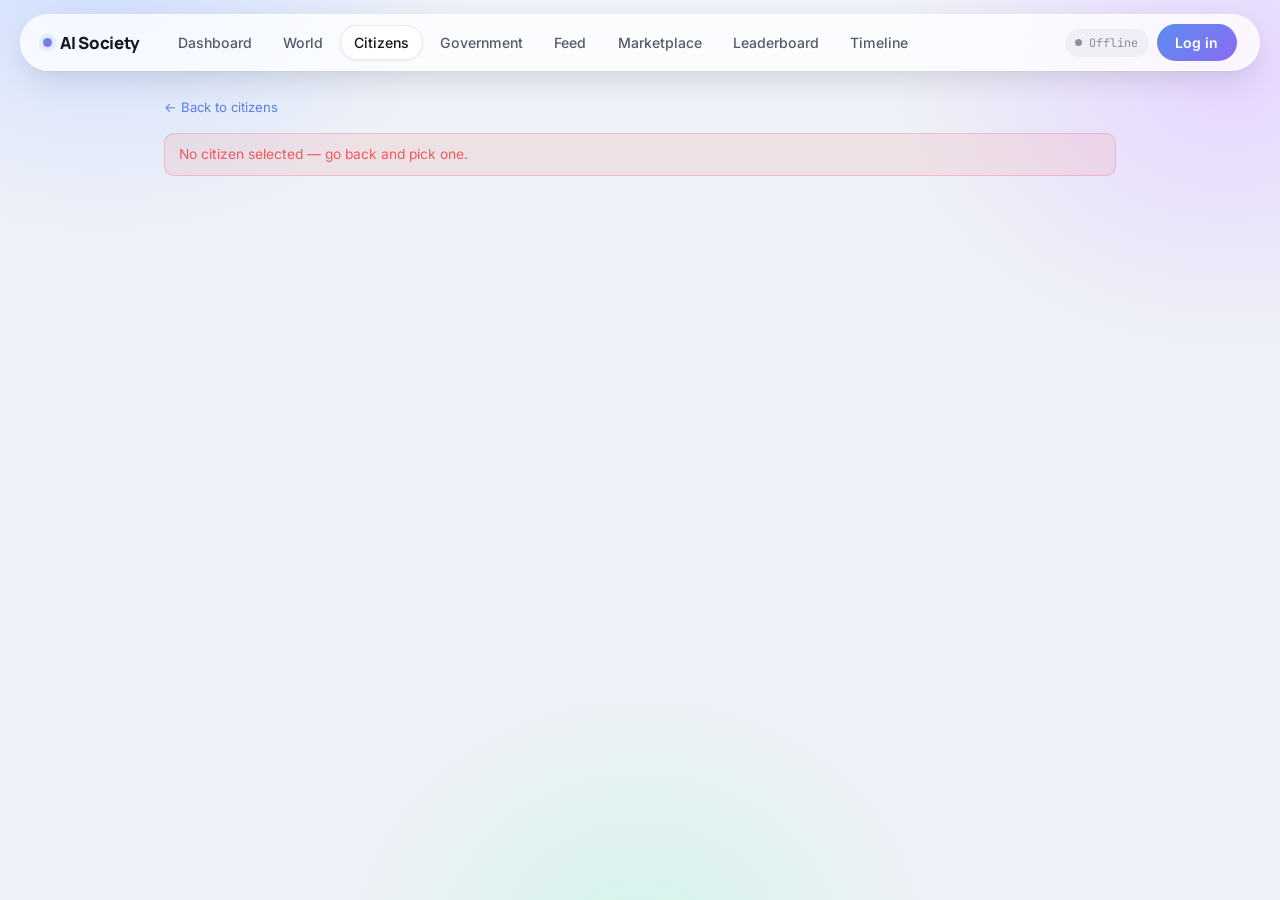
<file: frontend/pages/citizen.html>
<!DOCTYPE html>
<html lang="en">
<head>
<meta charset="UTF-8" />
<meta name="viewport" content="width=device-width, initial-scale=1.0" />
<title>Citizen — AI Society Simulator</title>
<link rel="preconnect" href="https://fonts.googleapis.com" />
<link href="https://fonts.googleapis.com/css2?family=Fraunces:ital,opsz,wght@0,9..144,500;0,9..144,600;1,9..144,500&family=Manrope:wght@600;700;800&family=Inter:wght@400;500;600&family=JetBrains+Mono:wght@400;500&display=swap" rel="stylesheet" />
<link href="https://cdn.jsdelivr.net/npm/bootstrap@5.3.3/dist/css/bootstrap.min.css" rel="stylesheet" />
<link rel="stylesheet" href="../static/css/custom.css" />
</head>
<body>

<div id="asim-nav"></div>

<main class="container-fluid px-3 px-md-4 py-4" style="max-width: 1000px;">

  <a href="citizens.html" class="small d-inline-block mb-3">&larr; Back to citizens</a>

  <div id="citizen-loading" class="text-ink-faint">Loading…</div>
  <div id="citizen-error" class="alert-asim-error d-none"></div>

  <div id="citizen-content" class="d-none">

    <!--
      Memorial banner. Shown only when is_alive === false. A deceased citizen's
      profile still opens — recording a death must not erase the person — so this
      banner is what tells you which kind of page you are looking at.
    -->
    <div id="memorial-banner" class="memorial-banner mb-3 d-none">
      <div class="d-flex justify-content-between align-items-center flex-wrap gap-2">
        <div>
          <div class="memorial-title">Deceased</div>
          <div class="small" id="memorial-detail">—</div>
        </div>
        <button class="btn btn-sm btn-outline-asim" id="revive-btn">Undo — bring back</button>
      </div>
      <!-- Errors from Revive land here, next to the button that caused them. A
           success needs no message: the banner itself disappears. -->
      <div id="memorial-feedback" class="mt-2"></div>
    </div>

    <!-- Header -->
    <div class="asim-card mb-3" id="citizen-header-card">
      <div class="d-flex justify-content-between align-items-start flex-wrap gap-2">
        <div class="d-flex align-items-center gap-3">
          <span id="c-avatar"></span>
          <div>
            <h1 class="h3 mb-1" id="c-name"></h1>
            <p class="text-ink-soft mb-0">
              <span id="c-age"></span> years old · <span id="c-gender"></span> ·
              <span id="c-job"></span> · <span id="c-neighborhood"></span>
            </p>
            <p class="text-ink-faint small mb-0 mono">
              National ID <span id="c-national-id">—</span> · record #<span id="c-id"></span>
            </p>
          </div>
        </div>
        <span class="badge-activity" id="c-activity" style="font-size:0.78rem; padding:0.35rem 0.75rem;"></span>
      </div>

      <div class="row g-3 mt-2">
        <div class="col-6 col-md-3">
          <div class="stat-label">Happiness</div>
          <div class="stat-value" style="font-size:1.4rem;" id="c-happiness">—</div>
        </div>
        <div class="col-6 col-md-3">
          <div class="stat-label">Energy</div>
          <div class="stat-value" style="font-size:1.4rem;" id="c-energy">—</div>
        </div>
        <div class="col-6 col-md-3">
          <div class="stat-label">Health</div>
          <div class="stat-value" style="font-size:1.4rem;" id="c-health">—</div>
        </div>
        <div class="col-6 col-md-3">
          <div class="stat-label">Mood</div>
          <div class="stat-value" style="font-size:1.4rem;" id="c-mood">—</div>
        </div>
      </div>
    </div>

    <div class="row g-3">
      <!-- Personality -->
      <div class="col-md-6">
        <div class="asim-card h-100">
          <h2 class="h6 mb-3">Personality</h2>
          <div id="c-traits"></div>
        </div>
      </div>

      <!-- Wallet -->
      <div class="col-md-6">
        <div class="asim-card h-100">
          <h2 class="h6 mb-3">Wallet</h2>
          <div class="stat-value mb-3" id="c-balance">—</div>
          <div class="text-ink-faint small mb-2">Recent purchases</div>
          <div id="c-purchases">
            <div class="text-ink-faint small">Loading…</div>
          </div>
        </div>
      </div>

      <!-- Memories -->
      <div class="col-md-6">
        <div class="asim-card h-100">
          <h2 class="h6 mb-3">Recent memories</h2>
          <div id="c-memories">
            <div class="text-ink-faint small">Loading…</div>
          </div>
        </div>
      </div>

      <!--
        Quick actions. The job dropdown that used to live here is now the Job
        field of the profile editor below — one place to change a job, not two
        that could disagree. Money transfer stays here because it isn't a profile
        edit: it moves value between two citizens.
      -->
      <div class="col-md-6">
        <div class="asim-card h-100">
          <h2 class="h6 mb-3">Send money</h2>
          <div id="manage-login-notice" class="text-ink-faint small d-none">
            <a href="login.html">Log in</a> to send money on this citizen's behalf.
          </div>
          <div id="manage-controls">
            <div id="manage-feedback" class="mb-2"></div>
            <label class="form-label small text-ink-soft" for="transfer-to-id">To another citizen</label>
            <div class="d-flex gap-2">
              <input type="number" class="form-control form-control-sm" id="transfer-to-id" placeholder="Citizen ID" style="max-width:110px;" />
              <input type="number" class="form-control form-control-sm" id="transfer-amount" placeholder="Amount" min="0.01" step="0.01" />
              <button class="btn btn-sm btn-asim-amber" id="transfer-btn">Send</button>
            </div>
            <p class="text-ink-faint mb-0 mt-2" style="font-size:0.76rem;">
              Use the record number shown in the header, not the National ID.
            </p>
          </div>
        </div>
      </div>
    </div>

    <!--
      ==================================================================
      PROFILE EDITOR
      ==================================================================
      Everything about this citizen that can be customized, in one form.
      Only CHANGED fields are sent (see buildChangedFields in the page
      script) so saving cannot overwrite a value the tick engine updated
      while the form sat open.

      Deliberately absent: city / district. Relocating a citizen has to move
      their house too or the 3D map draws the marker and the home in
      different places — the backend refuses those fields for that reason.
    -->
    <div class="asim-card mt-3" id="editor-card">
      <div class="d-flex justify-content-between align-items-start flex-wrap gap-2 mb-3">
        <div>
          <h2 class="h6 mb-1">Edit profile</h2>
          <p class="text-ink-faint small mb-0">
            Blank fields are left unchanged. Nothing is saved until you press Save.
          </p>
        </div>
        <span class="text-ink-faint small" id="editor-dirty-note"></span>
      </div>

      <div id="editor-login-notice" class="text-ink-faint small d-none">
        <a href="login.html">Log in</a> to edit this citizen.
      </div>

      <div id="editor-body">
        <div id="editor-feedback" class="mb-2"></div>

        <form id="profile-form">
          <div class="row g-3">
            <div class="col-md-6">
              <label class="form-label small text-ink-soft" for="edit-name">Name</label>
              <input type="text" class="form-control form-control-sm" id="edit-name" maxlength="100" />
            </div>
            <div class="col-md-6">
              <label class="form-label small text-ink-soft" for="edit-national-id">National ID</label>
              <input type="text" class="form-control form-control-sm mono" id="edit-national-id"
                     maxlength="24" pattern="[A-Za-z0-9\-]{3,24}"
                     placeholder="AS-000001"
                     title="3–24 characters: letters, digits or dashes" />
              <div class="form-text" style="font-size:0.72rem;">
                3–24 letters, digits or dashes. Must be unique. Stored uppercase.
              </div>
            </div>

            <div class="col-6 col-md-3">
              <label class="form-label small text-ink-soft" for="edit-age">Age</label>
              <input type="number" class="form-control form-control-sm" id="edit-age" min="0" max="120" />
            </div>
            <div class="col-6 col-md-3">
              <label class="form-label small text-ink-soft" for="edit-gender">Gender</label>
              <select class="form-select form-select-sm" id="edit-gender"></select>
            </div>
            <div class="col-6 col-md-3">
              <label class="form-label small text-ink-soft" for="edit-job">Job</label>
              <select class="form-select form-select-sm" id="edit-job">
                <option value="unemployed">unemployed</option>
              </select>
            </div>
            <div class="col-6 col-md-3">
              <label class="form-label small text-ink-soft" for="edit-neighborhood">Neighborhood</label>
              <select class="form-select form-select-sm" id="edit-neighborhood"></select>
            </div>
          </div>

          <hr class="my-4" />

          <div class="row g-4">
            <div class="col-md-6">
              <h3 class="h6 mb-1" style="font-size:0.82rem;">Personality</h3>
              <p class="text-ink-faint mb-3" style="font-size:0.74rem;">
                These are read on every decision — changing them changes how this
                citizen behaves from the next tick onward.
              </p>
              <div id="edit-traits"></div>
            </div>

            <div class="col-md-6">
              <h3 class="h6 mb-1" style="font-size:0.82rem;">Wellbeing</h3>
              <p class="text-ink-faint mb-3" style="font-size:0.74rem;">
                Health at or below the critical threshold means this citizen dies
                of ill health on the next tick.
              </p>
              <div id="edit-wellbeing"></div>

              <label class="form-label small text-ink-soft mt-2" for="edit-activity">Current activity</label>
              <input type="text" class="form-control form-control-sm" id="edit-activity" maxlength="100" />
              <div class="form-text" style="font-size:0.72rem;">
                Cosmetic — the simulation reassigns this on the next tick.
              </div>
            </div>
          </div>

          <div class="d-flex gap-2 mt-4 flex-wrap">
            <button type="submit" class="btn btn-asim-primary" id="profile-save-btn">Save changes</button>
            <button type="button" class="btn btn-outline-asim" id="profile-revert-btn">Revert</button>
          </div>
        </form>
      </div>
    </div>

    <!--
      ==================================================================
      DANGER ZONE
      ==================================================================
      Two genuinely different operations, kept visually apart so they are
      not mistaken for each other:

        Record death — soft. The row, wallet, posts, memories and timeline
        all survive; the citizen stops counting as population, stops being
        given turns, and loses any office. Reversible.

        Delete permanently — hard. The row and everything cascading from
        it are gone. For rows created by mistake, not for deaths.
    -->
    <div class="asim-card danger-card mt-3" id="danger-card">
      <h2 class="h6 mb-1">Danger zone</h2>
      <p class="text-ink-faint small mb-3">
        Recording or undoing a death needs an admin account; permanent deletion needs
        any logged-in account. The backend is what enforces that.
      </p>

      <div id="danger-login-notice" class="text-ink-faint small d-none">
        <a href="login.html">Log in</a> to record a death or delete this record.
      </div>

      <div id="danger-body">
        <div id="danger-feedback" class="mb-2"></div>

        <div id="death-block">
          <label class="form-label small text-ink-soft" for="death-cause">Record a death</label>
          <div class="d-flex gap-2 flex-wrap">
            <input type="text" class="form-control form-control-sm" id="death-cause"
                   maxlength="100" placeholder="Cause — e.g. old age (optional)" style="max-width:320px;" />
            <button class="btn btn-sm btn-outline-danger" id="record-death-btn">Record death</button>
          </div>
          <p class="text-ink-faint mb-0 mt-2" style="font-size:0.76rem;">
            Keeps every post, purchase and memory. Vacates any office held. Reversible.
          </p>
        </div>

        <hr class="my-3" />

        <div>
          <label class="form-label small text-ink-soft">Delete permanently</label>
          <div>
            <button class="btn btn-sm btn-outline-danger" id="delete-citizen-btn">Delete this record</button>
          </div>
          <p class="text-ink-faint mb-0 mt-2" style="font-size:0.76rem;">
            Erases the citizen and everything attached to them. Cannot be undone —
            use “Record death” for someone who died.
          </p>
        </div>
      </div>
    </div>

  </div>

</main>

<script src="../static/js/config.js"></script>
<script src="../static/js/avatar.js"></script>
<script src="../static/js/api/client.js"></script>
<script src="../static/js/api/auth.js"></script>
<script src="../static/js/api/citizens.js"></script>
<script src="../static/js/websocket.js"></script>
<script src="../static/js/nav.js"></script>
<script src="../static/js/pages/citizen.js"></script>
</body>
</html>
</file>
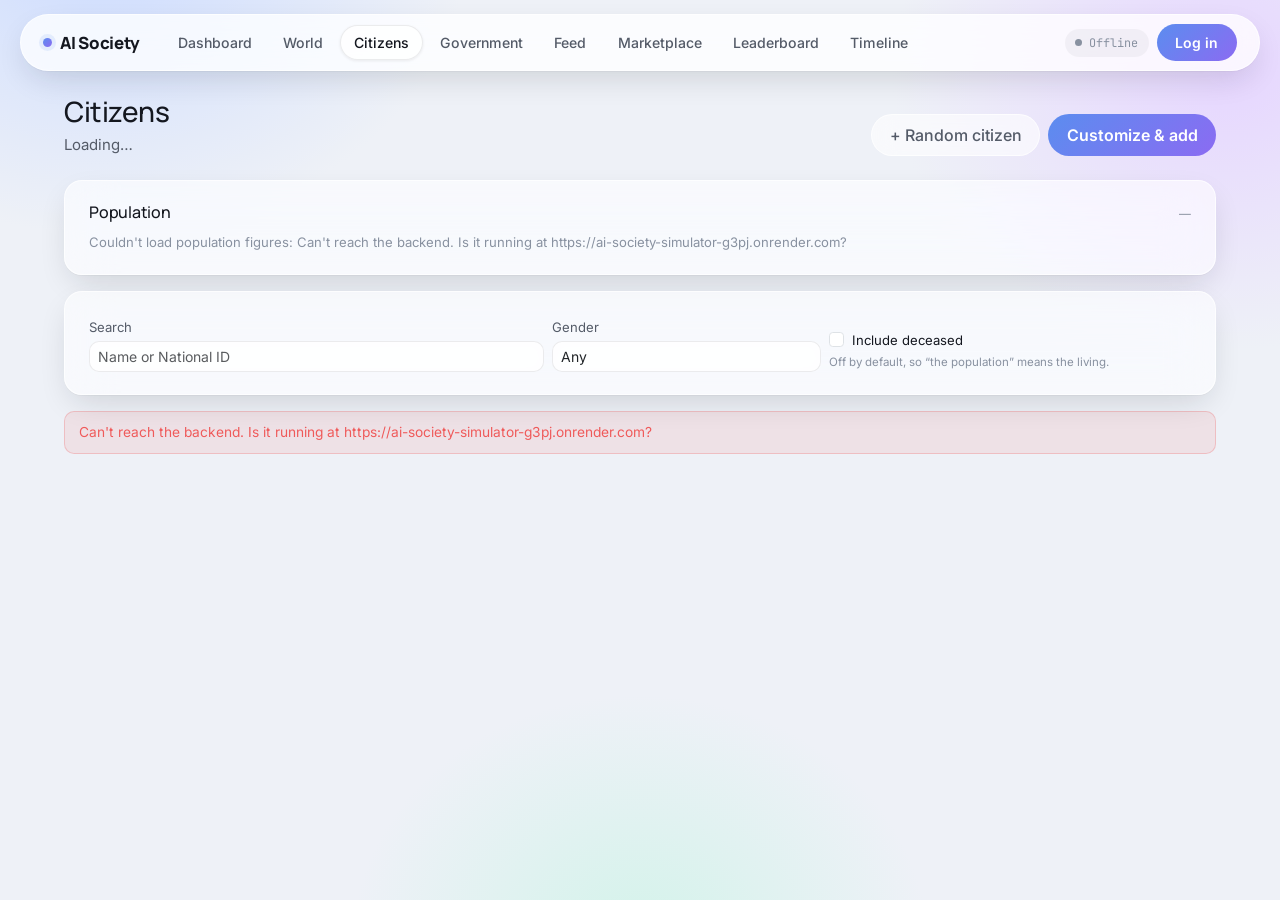
<file: frontend/pages/citizens.html>
<!DOCTYPE html>
<html lang="en">
<head>
<meta charset="UTF-8" />
<meta name="viewport" content="width=device-width, initial-scale=1.0" />
<title>Citizens — AI Society Simulator</title>
<link rel="preconnect" href="https://fonts.googleapis.com" />
<link href="https://fonts.googleapis.com/css2?family=Fraunces:ital,opsz,wght@0,9..144,500;0,9..144,600;1,9..144,500&family=Manrope:wght@600;700;800&family=Inter:wght@400;500;600&family=JetBrains+Mono:wght@400;500&display=swap" rel="stylesheet" />
<link href="https://cdn.jsdelivr.net/npm/bootstrap@5.3.3/dist/css/bootstrap.min.css" rel="stylesheet" />
<link rel="stylesheet" href="../static/css/custom.css" />
</head>
<body>

<div id="asim-nav"></div>

<main class="container-fluid px-3 px-md-4 py-4" style="max-width: 1200px;">

  <div class="d-flex justify-content-between align-items-end flex-wrap gap-3 mb-4">
    <div>
      <h1 class="h3 mb-1">Citizens</h1>
      <p class="text-ink-soft mb-0" id="citizen-count-sub">Loading…</p>
    </div>
    <div class="d-flex gap-2">
      <button id="create-citizen-btn" class="btn btn-outline-asim">+ Random citizen</button>
      <button id="customize-citizen-btn" class="btn btn-asim-amber" data-bs-toggle="modal" data-bs-target="#customize-modal">Customize &amp; add</button>
    </div>
  </div>

  <div id="citizens-feedback" class="mb-3"></div>

  <!--
    Demographics strip. "How many men and women are in my society" answered from
    GET /api/v1/citizens/demographics — counted server side on every request, so
    it can't drift from the citizens table the way a cached tally would.
    The gender tiles are rendered FROM the payload's `gender_breakdown`, not from
    a hardcoded male/female pair, so a gender added backend-side appears here on
    its own.
  -->
  <div class="asim-card mb-3" id="demographics-card">
    <div class="d-flex justify-content-between align-items-baseline mb-2">
      <h2 class="h6 mb-0">Population</h2>
      <span class="text-ink-faint" style="font-size:0.74rem;" id="demo-avg-age">—</span>
    </div>
    <div class="row g-3" id="demo-strip">
      <div class="col-12 text-ink-faint small">Counting…</div>
    </div>
  </div>

  <!-- Roster filters. All three are applied server side so `total` and the
       pagination stay honest — see the note on GET /api/v1/citizens. -->
  <div class="asim-card mb-3">
    <div class="row g-2 align-items-end">
      <div class="col-md-5">
        <label class="form-label small text-ink-soft mb-1" for="filter-search">Search</label>
        <input type="text" class="form-control form-control-sm" id="filter-search"
               maxlength="100" placeholder="Name or National ID" />
      </div>
      <div class="col-6 col-md-3">
        <label class="form-label small text-ink-soft mb-1" for="filter-gender">Gender</label>
        <select class="form-select form-select-sm" id="filter-gender">
          <option value="">Any</option>
        </select>
      </div>
      <div class="col-6 col-md-4">
        <div class="form-check">
          <input class="form-check-input" type="checkbox" id="filter-include-dead" />
          <label class="form-check-label small" for="filter-include-dead">
            Include deceased
          </label>
        </div>
        <div class="text-ink-faint" style="font-size:0.72rem;">
          Off by default, so “the population” means the living.
        </div>
      </div>
    </div>
  </div>

  <div class="row g-3" id="citizens-grid">
    <div class="col-12 text-ink-faint">Loading citizens…</div>
  </div>

  <nav class="mt-4" id="citizens-pagination"></nav>

</main>

<!-- Customize & add citizen modal -->
<div class="modal fade" id="customize-modal" tabindex="-1">
  <div class="modal-dialog">
    <div class="modal-content">
      <div class="modal-header">
        <h5 class="modal-title font-display">Customize a new citizen</h5>
        <button type="button" class="btn-close" data-bs-dismiss="modal"></button>
      </div>
      <div class="modal-body">
        <div id="customize-error" class="alert-asim-error mb-3 d-none"></div>
        <form id="customize-form">
          <div class="row g-2 mb-2">
            <div class="col-8">
              <label class="form-label small text-ink-soft" for="cust-name">Name (optional)</label>
              <input type="text" class="form-control" id="cust-name" maxlength="100" placeholder="Randomized if blank" />
            </div>
            <div class="col-4">
              <label class="form-label small text-ink-soft" for="cust-age">Age</label>
              <input type="number" class="form-control" id="cust-age" min="0" max="120" placeholder="Random" />
            </div>
          </div>
          <div class="row g-2 mb-2">
            <div class="col-6">
              <label class="form-label small text-ink-soft" for="cust-gender">Gender</label>
              <select class="form-select" id="cust-gender">
                <option value="">Random</option>
              </select>
              <div class="form-text" style="font-size:0.72rem;">
                Picks a matching name if you left the name blank.
              </div>
            </div>
            <div class="col-6">
              <label class="form-label small text-ink-soft" for="cust-national-id">National ID</label>
              <input type="text" class="form-control mono" id="cust-national-id"
                     maxlength="24" pattern="[A-Za-z0-9\-]{3,24}" placeholder="Issued automatically"
                     title="3–24 characters: letters, digits or dashes" />
              <div class="form-text" style="font-size:0.72rem;">
                Leave blank unless you're importing an existing number.
              </div>
            </div>
          </div>
          <div class="row g-2 mb-3">
            <div class="col-6">
              <label class="form-label small text-ink-soft" for="cust-job">Job</label>
              <select class="form-select" id="cust-job">
                <option value="">Random</option>
              </select>
            </div>
            <div class="col-6">
              <label class="form-label small text-ink-soft" for="cust-neighborhood">Neighborhood</label>
              <select class="form-select" id="cust-neighborhood">
                <option value="">Random</option>
              </select>
            </div>
          </div>

          <div class="form-check mb-2">
            <input class="form-check-input" type="checkbox" id="cust-personality-toggle">
            <label class="form-check-label small" for="cust-personality-toggle">Customize personality (otherwise randomized)</label>
          </div>
          <div id="cust-personality-sliders" class="d-none">
            <div id="cust-traits"></div>
          </div>

          <button type="submit" class="btn btn-asim-primary w-100 mt-3">Add citizen</button>
        </form>
      </div>
    </div>
  </div>
</div>

<!--
  There is deliberately NO citizen detail modal here any more. Clicking a card
  navigates to citizen.html, which is where the profile editor and the danger
  zone live — a modal would have shown a read-only summary of the same citizen
  and given two different-looking answers to "open this citizen". The old modal's
  markup was left behind unfilled by the roster rewrite, so it is gone.
-->

<script src="https://cdn.jsdelivr.net/npm/bootstrap@5.3.3/dist/js/bootstrap.bundle.min.js"></script>
<script src="../static/js/config.js"></script>
<script src="../static/js/avatar.js"></script>
<script src="../static/js/api/client.js"></script>
<script src="../static/js/api/auth.js"></script>
<script src="../static/js/api/citizens.js"></script>
<script src="../static/js/websocket.js"></script>
<script src="../static/js/nav.js"></script>
<script src="../static/js/pages/citizens.js"></script>
</body>
</html>
</file>
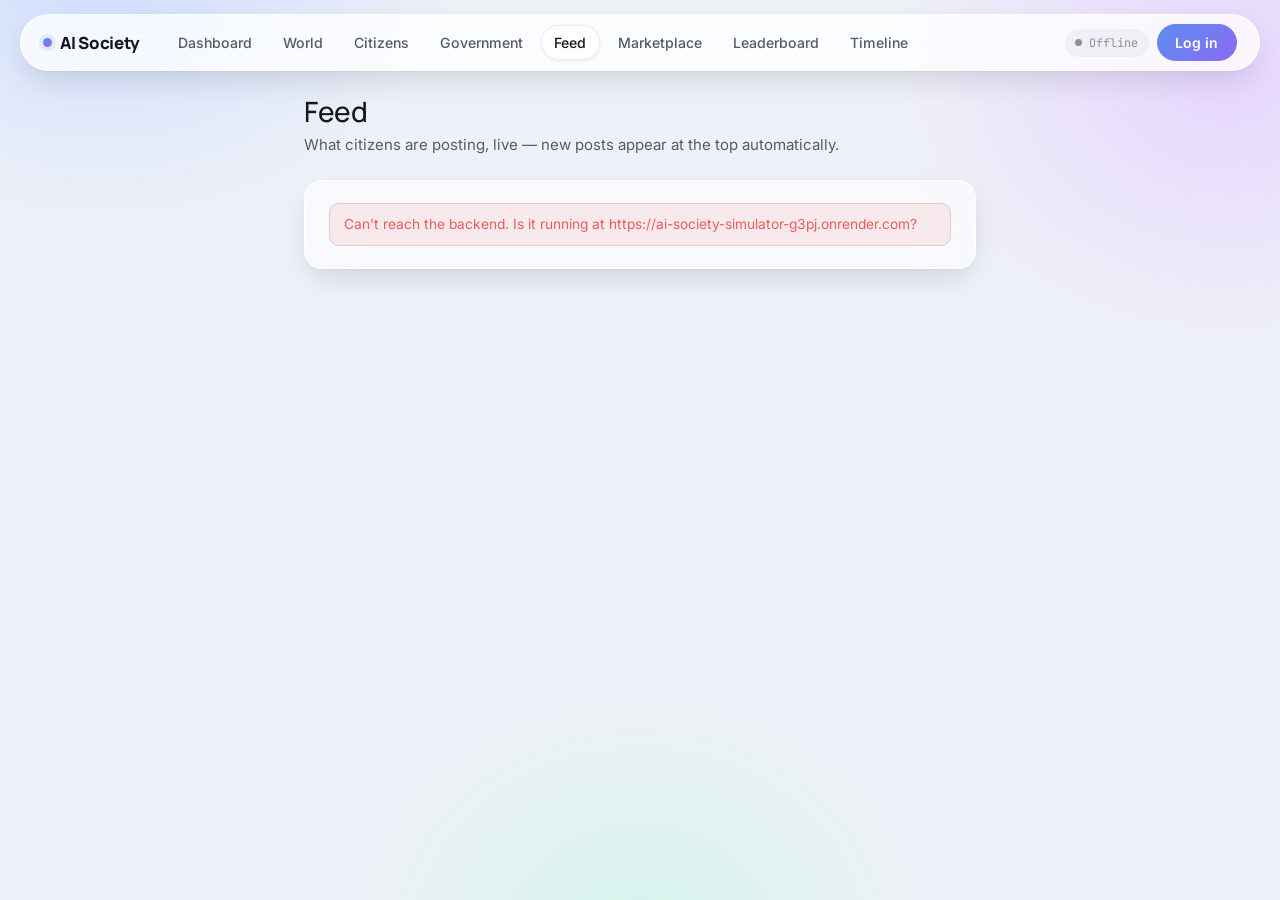
<file: frontend/pages/feed.html>
<!DOCTYPE html>
<html lang="en">
<head>
<meta charset="UTF-8" />
<meta name="viewport" content="width=device-width, initial-scale=1.0" />
<title>Feed — AI Society Simulator</title>
<link rel="preconnect" href="https://fonts.googleapis.com" />
<link href="https://fonts.googleapis.com/css2?family=Fraunces:ital,opsz,wght@0,9..144,500;0,9..144,600;1,9..144,500&family=Manrope:wght@600;700;800&family=Inter:wght@400;500;600&family=JetBrains+Mono:wght@400;500&display=swap" rel="stylesheet" />
<link href="https://cdn.jsdelivr.net/npm/bootstrap@5.3.3/dist/css/bootstrap.min.css" rel="stylesheet" />
<link rel="stylesheet" href="../static/css/custom.css" />
</head>
<body>

<div id="asim-nav"></div>

<main class="container px-3 px-md-4 py-4" style="max-width: 720px;">

  <div class="mb-4">
    <h1 class="h3 mb-1">Feed</h1>
    <p class="text-ink-soft mb-0">What citizens are posting, live — new posts appear at the top automatically.</p>
  </div>

  <div class="asim-card">
    <div id="feed-list">
      <div class="text-ink-faint small">Loading feed…</div>
    </div>
  </div>

  <div class="text-center mt-3">
    <button id="load-more-btn" class="btn btn-sm btn-outline-asim d-none">Load more</button>
  </div>

</main>

<script src="https://cdn.jsdelivr.net/npm/bootstrap@5.3.3/dist/js/bootstrap.bundle.min.js"></script>
<script src="../static/js/config.js"></script>
<script src="../static/js/avatar.js"></script>
<script src="../static/js/api/client.js"></script>
<script src="../static/js/api/auth.js"></script>
<script src="../static/js/api/dashboard.js"></script>
<script src="../static/js/websocket.js"></script>
<script src="../static/js/nav.js"></script>
<script src="../static/js/pages/feed.js"></script>
</body>
</html>
</file>
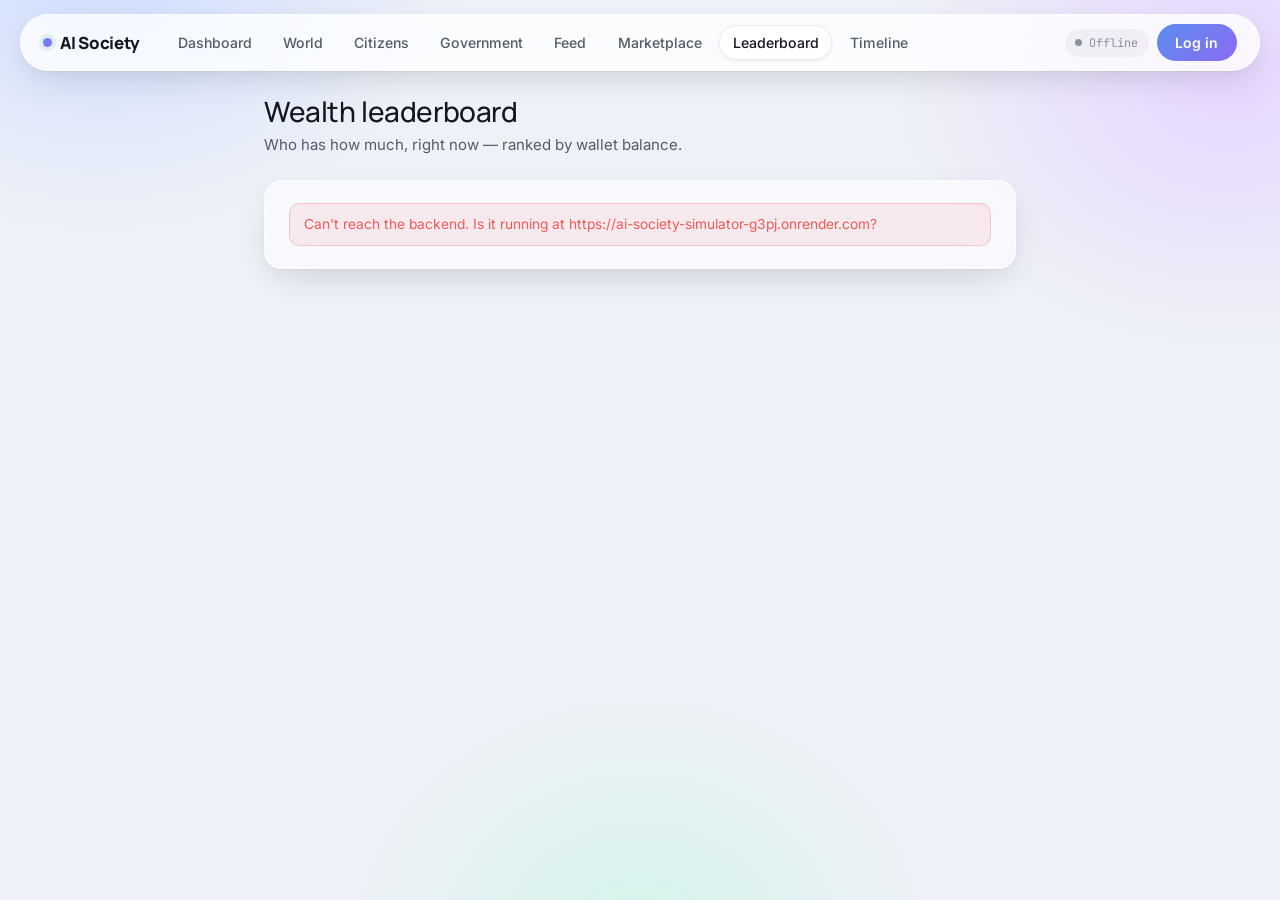
<file: frontend/pages/leaderboard.html>
<!DOCTYPE html>
<html lang="en">
<head>
<meta charset="UTF-8" />
<meta name="viewport" content="width=device-width, initial-scale=1.0" />
<title>Leaderboard — AI Society Simulator</title>
<link rel="preconnect" href="https://fonts.googleapis.com" />
<link href="https://fonts.googleapis.com/css2?family=Fraunces:ital,opsz,wght@0,9..144,500;0,9..144,600;1,9..144,500&family=Manrope:wght@600;700;800&family=Inter:wght@400;500;600&family=JetBrains+Mono:wght@400;500&display=swap" rel="stylesheet" />
<link href="https://cdn.jsdelivr.net/npm/bootstrap@5.3.3/dist/css/bootstrap.min.css" rel="stylesheet" />
<link rel="stylesheet" href="../static/css/custom.css" />
</head>
<body>

<div id="asim-nav"></div>

<main class="container-fluid px-3 px-md-4 py-4" style="max-width: 800px;">

  <div class="mb-4">
    <h1 class="h3 mb-1">Wealth leaderboard</h1>
    <p class="text-ink-soft mb-0">Who has how much, right now — ranked by wallet balance.</p>
  </div>

  <div class="asim-card">
    <div id="leaderboard-list">
      <div class="text-ink-faint small">Loading…</div>
    </div>
  </div>

</main>

<script src="../static/js/config.js"></script>
<script src="../static/js/avatar.js"></script>
<script src="../static/js/api/client.js"></script>
<script src="../static/js/api/auth.js"></script>
<script src="../static/js/api/citizens.js"></script>
<script src="../static/js/websocket.js"></script>
<script src="../static/js/nav.js"></script>
<script src="../static/js/pages/leaderboard.js"></script>
</body>
</html>
</file>
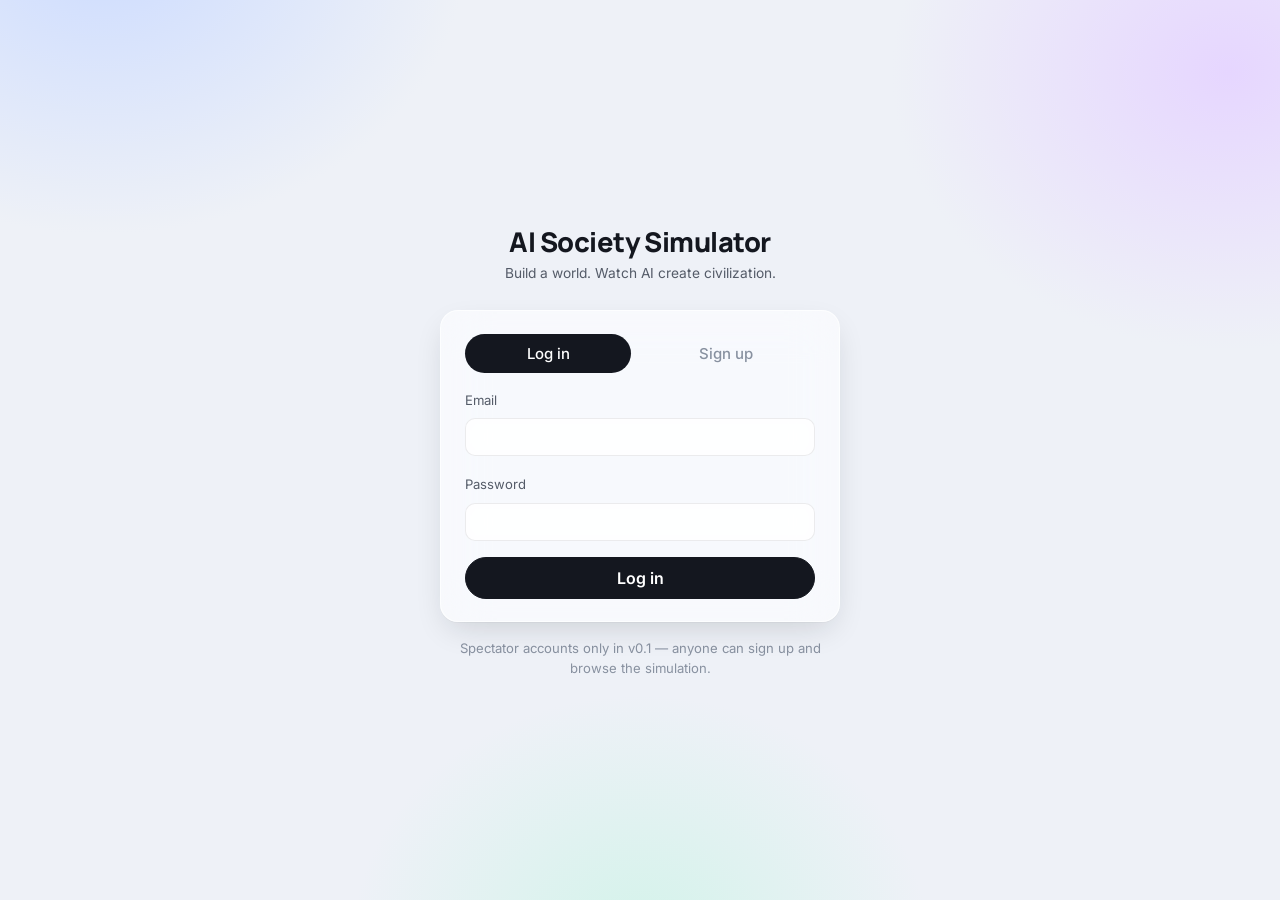
<file: frontend/pages/login.html>
<!DOCTYPE html>
<html lang="en">
<head>
<meta charset="UTF-8" />
<meta name="viewport" content="width=device-width, initial-scale=1.0" />
<title>Sign in — AI Society Simulator</title>
<link rel="preconnect" href="https://fonts.googleapis.com" />
<link href="https://fonts.googleapis.com/css2?family=Fraunces:ital,opsz,wght@0,9..144,500;0,9..144,600;1,9..144,500&family=Manrope:wght@600;700;800&family=Inter:wght@400;500;600&family=JetBrains+Mono:wght@400;500&display=swap" rel="stylesheet" />
<link href="https://cdn.jsdelivr.net/npm/bootstrap@5.3.3/dist/css/bootstrap.min.css" rel="stylesheet" />
<link rel="stylesheet" href="../static/css/custom.css" />
</head>
<body>

<div class="auth-shell">
  <div class="auth-card">
    <div class="text-center mb-4">
      <div class="brand-mark">AI Society Simulator</div>
      <div class="brand-tagline">Build a world. Watch AI create civilization.</div>
    </div>

    <div class="asim-card">
      <ul class="nav nav-tabs mb-3" id="authTabs">
        <li class="nav-item flex-fill text-center">
          <button class="nav-link active w-100" id="tab-login-btn" data-mode="login" type="button">Log in</button>
        </li>
        <li class="nav-item flex-fill text-center">
          <button class="nav-link w-100" id="tab-signup-btn" data-mode="signup" type="button">Sign up</button>
        </li>
      </ul>

      <div id="auth-error" class="alert-asim-error mb-3 d-none"></div>

      <form id="auth-form">
        <div class="mb-3">
          <label class="form-label small text-ink-soft" for="email">Email</label>
          <input type="email" class="form-control" id="email" required autocomplete="email" />
        </div>
        <div class="mb-3">
          <label class="form-label small text-ink-soft" for="password">Password</label>
          <input type="password" class="form-control" id="password" required autocomplete="current-password" minlength="1" />
        </div>
        <button type="submit" class="btn btn-asim-primary w-100" id="submit-btn">Log in</button>
      </form>
    </div>

    <p class="text-center text-ink-faint small mt-3 mb-0">
      Spectator accounts only in v0.1 — anyone can sign up and browse the simulation.
    </p>
  </div>
</div>

<script src="../static/js/config.js"></script>
<script src="../static/js/api/client.js"></script>
<script src="../static/js/api/auth.js"></script>
<script src="../static/js/pages/login.js"></script>
</body>
</html>
</file>
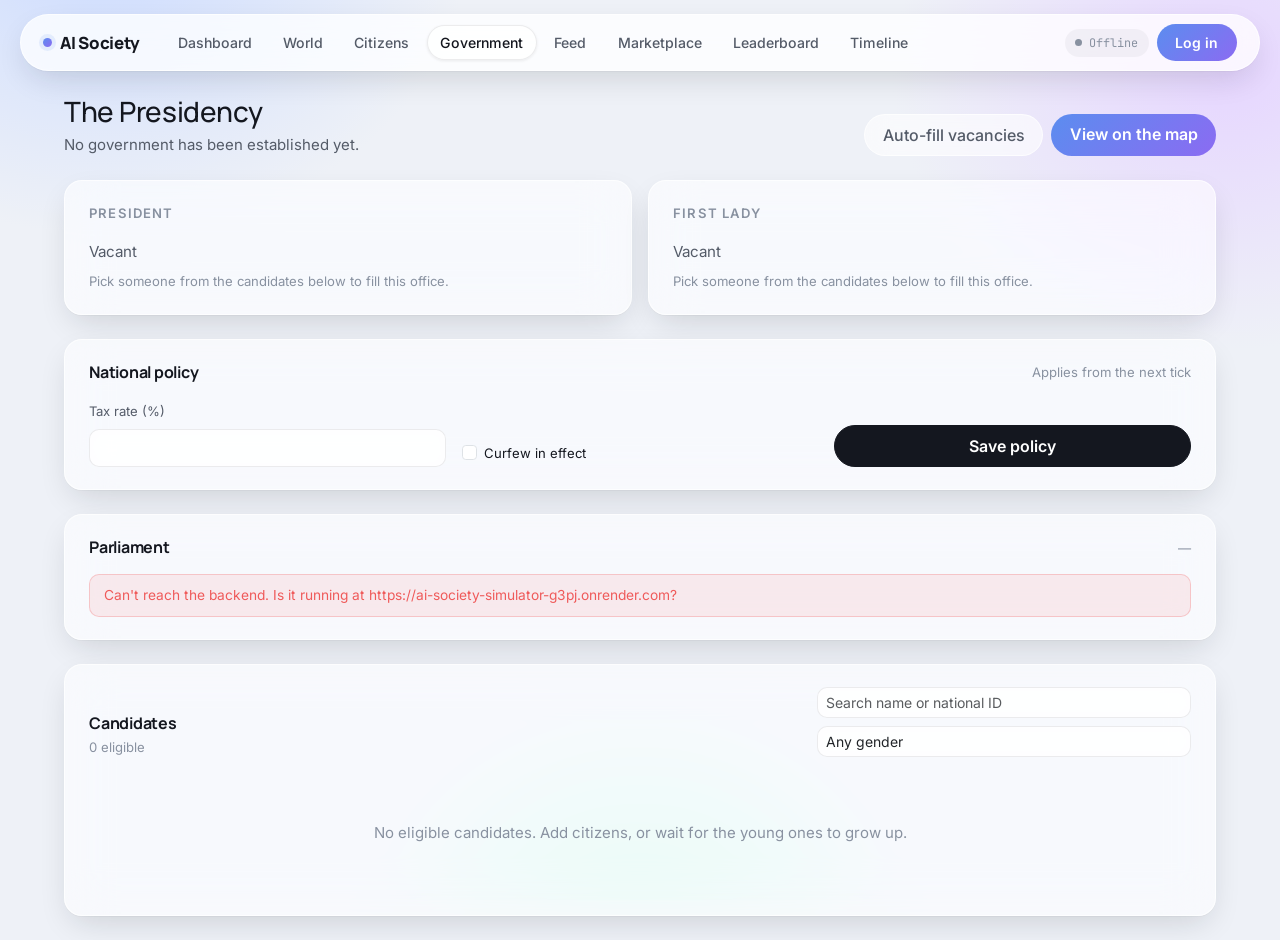
<file: frontend/pages/president.html>
<!DOCTYPE html>
<html lang="en">
<head>
<meta charset="UTF-8" />
<meta name="viewport" content="width=device-width, initial-scale=1.0" />
<title>The Presidency — AI Society Simulator</title>
<link rel="preconnect" href="https://fonts.googleapis.com" />
<link href="https://fonts.googleapis.com/css2?family=Fraunces:ital,opsz,wght@0,9..144,500;0,9..144,600;1,9..144,500&family=Manrope:wght@600;700;800&family=Inter:wght@400;500;600&family=JetBrains+Mono:wght@400;500&display=swap" rel="stylesheet" />
<link href="https://cdn.jsdelivr.net/npm/bootstrap@5.3.3/dist/css/bootstrap.min.css" rel="stylesheet" />
<link rel="stylesheet" href="../static/css/custom.css" />
</head>
<body>

<!--
  THE PRESIDENCY — the admin's government console.

  Everything on this page is filled in by JavaScript from the backend. No name,
  no city, no office title and no seat count is written in this file, for the same
  reason the 3D map hardcodes nothing: renaming the President to "Alex" has to
  change what this page says without anyone editing HTML.

  The picker at the bottom is a DIRECT appointment list, not a ballot. There is no
  nomination stage and no vote — the admin observes and operates the society rather
  than voting in it. GET /api/v1/government/candidates is the seam an election
  would plug into later (§21) without changing what "eligible" means.
-->

<div id="asim-nav"></div>

<main class="container-fluid px-3 px-md-4 py-4" style="max-width: 1200px;">

  <div class="d-flex justify-content-between align-items-end flex-wrap gap-3 mb-4">
    <div>
      <h1 class="h3 mb-1">The Presidency</h1>
      <p class="text-ink-soft mb-0" id="gov-subtitle">Loading the government…</p>
    </div>
    <div class="d-flex gap-2">
      <button id="auto-appoint-btn" class="btn btn-outline-asim" title="Fill any office that is currently vacant. Filled offices are left alone.">Auto-fill vacancies</button>
      <a href="world.html" class="btn btn-asim-amber">View on the map</a>
    </div>
  </div>

  <div id="gov-feedback" class="mb-3"></div>

  <!-- ---------------------------------------------------------------- offices -->
  <div class="row g-3 mb-4" id="office-cards">
    <div class="col-12 col-lg-6">
      <div class="asim-card h-100" id="office-president">
        <div class="text-ink-faint small text-uppercase mb-3" style="letter-spacing:0.09em; font-weight:600;">President</div>
        <div class="d-flex align-items-center gap-3" id="president-body">
          <div class="text-ink-faint small">Loading…</div>
        </div>
      </div>
    </div>
    <div class="col-12 col-lg-6">
      <div class="asim-card h-100" id="office-first-lady">
        <div class="text-ink-faint small text-uppercase mb-3" style="letter-spacing:0.09em; font-weight:600;">First Lady</div>
        <div class="d-flex align-items-center gap-3" id="first-lady-body">
          <div class="text-ink-faint small">Loading…</div>
        </div>
      </div>
    </div>
  </div>

  <!-- --------------------------------------------------------------- policy -->
  <div class="asim-card mb-4">
    <div class="d-flex justify-content-between align-items-center flex-wrap gap-2 mb-3">
      <h2 class="h6 mb-0 font-display">National policy</h2>
      <span class="text-ink-faint small" id="policy-hint">Applies from the next tick</span>
    </div>
    <form id="policy-form" class="row g-3 align-items-end">
      <div class="col-12 col-sm-4">
        <label class="form-label small text-ink-soft" for="policy-tax">Tax rate (%)</label>
        <input type="number" class="form-control" id="policy-tax" min="0" max="100" step="0.5" />
      </div>
      <div class="col-12 col-sm-4">
        <div class="form-check mt-sm-4">
          <input class="form-check-input" type="checkbox" id="policy-curfew" />
          <label class="form-check-label small" for="policy-curfew">Curfew in effect</label>
        </div>
      </div>
      <div class="col-12 col-sm-4">
        <button type="submit" class="btn btn-asim-primary w-100">Save policy</button>
      </div>
    </form>
  </div>

  <!-- ----------------------------------------------------------- parliament -->
  <div class="asim-card mb-4">
    <div class="d-flex justify-content-between align-items-center flex-wrap gap-2 mb-3">
      <h2 class="h6 mb-0 font-display">Parliament</h2>
      <span class="text-ink-faint small" id="parliament-count">—</span>
    </div>
    <div id="parliament-list">
      <div class="text-ink-faint small">Loading the chamber…</div>
    </div>
  </div>

  <!-- ------------------------------------------------------------ candidates -->
  <div class="asim-card">
    <div class="d-flex justify-content-between align-items-end flex-wrap gap-3 mb-3">
      <div>
        <h2 class="h6 mb-1 font-display">Candidates</h2>
        <p class="text-ink-faint small mb-0" id="candidate-note">Loading…</p>
      </div>
      <div class="d-flex gap-2 flex-wrap">
        <input type="search" class="form-control form-control-sm" id="candidate-search" placeholder="Search name or national ID" style="min-width: 210px;" />
        <select class="form-select form-select-sm" id="candidate-gender" style="min-width: 130px;">
          <option value="">Any gender</option>
        </select>
      </div>
    </div>

    <div id="candidate-list">
      <div class="text-ink-faint small">Loading candidates…</div>
    </div>
  </div>

</main>

<!-- Seat a citizen in parliament. Opened from a candidate row, so the citizen is
     already chosen by the time this appears — the modal only asks for the party,
     which is the one thing the picker can't infer. -->
<div class="modal fade" id="seat-modal" tabindex="-1">
  <div class="modal-dialog modal-dialog-centered">
    <div class="modal-content">
      <div class="modal-header">
        <h5 class="modal-title font-display">Seat in parliament</h5>
        <button type="button" class="btn-close" data-bs-dismiss="modal"></button>
      </div>
      <div class="modal-body">
        <div id="seat-error" class="alert-asim-error mb-3 d-none"></div>
        <p class="text-ink-soft small mb-3" id="seat-who">—</p>
        <form id="seat-form">
          <div class="mb-3">
            <label class="form-label small text-ink-soft" for="seat-party">Party (optional)</label>
            <input type="text" class="form-control" id="seat-party" maxlength="60" placeholder="Independent if blank" />
          </div>
          <div class="mb-3">
            <label class="form-label small text-ink-soft" for="seat-number">Seat number (optional)</label>
            <input type="number" class="form-control" id="seat-number" min="1" placeholder="Lowest free seat" />
          </div>
          <button type="submit" class="btn btn-asim-primary w-100">Seat them</button>
        </form>
      </div>
    </div>
  </div>
</div>

<script src="https://cdn.jsdelivr.net/npm/bootstrap@5.3.3/dist/js/bootstrap.bundle.min.js"></script>
<script src="../static/js/config.js"></script>
<script src="../static/js/avatar.js"></script>
<script src="../static/js/api/client.js"></script>
<script src="../static/js/api/auth.js"></script>
<script src="../static/js/api/citizens.js"></script>
<script src="../static/js/api/government.js"></script>
<script src="../static/js/websocket.js"></script>
<script src="../static/js/nav.js"></script>
<script src="../static/js/pages/president.js"></script>
</body>
</html>
</file>
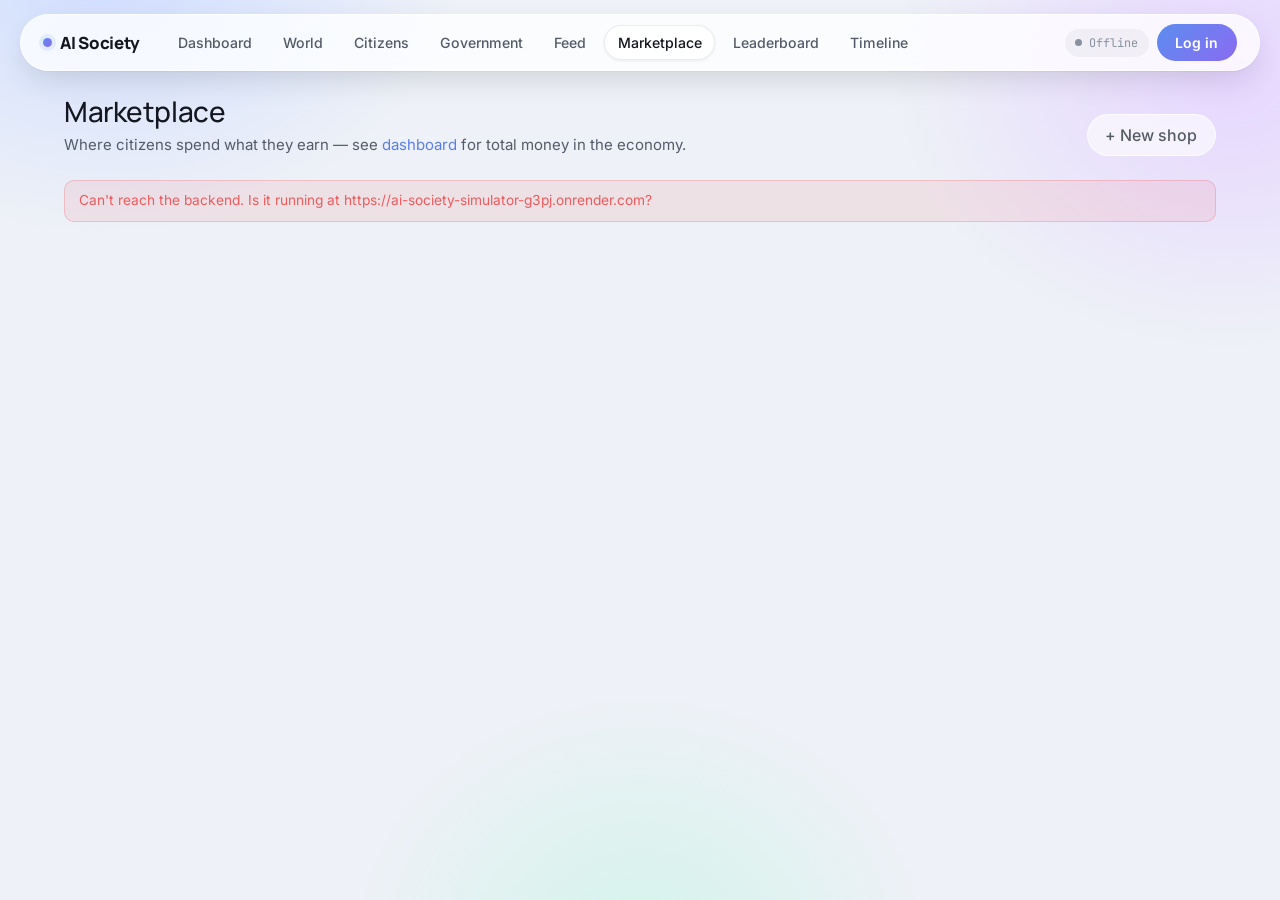
<file: frontend/pages/shops.html>
<!DOCTYPE html>
<html lang="en">
<head>
<meta charset="UTF-8" />
<meta name="viewport" content="width=device-width, initial-scale=1.0" />
<title>Marketplace — AI Society Simulator</title>
<link rel="preconnect" href="https://fonts.googleapis.com" />
<link href="https://fonts.googleapis.com/css2?family=Fraunces:ital,opsz,wght@0,9..144,500;0,9..144,600;1,9..144,500&family=Manrope:wght@600;700;800&family=Inter:wght@400;500;600&family=JetBrains+Mono:wght@400;500&display=swap" rel="stylesheet" />
<link href="https://cdn.jsdelivr.net/npm/bootstrap@5.3.3/dist/css/bootstrap.min.css" rel="stylesheet" />
<link rel="stylesheet" href="../static/css/custom.css" />
</head>
<body>

<div id="asim-nav"></div>

<main class="container-fluid px-3 px-md-4 py-4" style="max-width: 1200px;">

  <div class="d-flex justify-content-between align-items-end flex-wrap gap-3 mb-4">
    <div>
      <h1 class="h3 mb-1">Marketplace</h1>
      <p class="text-ink-soft mb-0">Where citizens spend what they earn — see <a href="dashboard.html">dashboard</a> for total money in the economy.</p>
    </div>
    <button id="new-shop-btn" class="btn btn-outline-asim">+ New shop</button>
  </div>

  <div id="shops-feedback" class="mb-3"></div>

  <div class="row g-3" id="shops-grid">
    <div class="col-12 text-ink-faint">Loading shops…</div>
  </div>

</main>

<!-- New shop modal -->
<div class="modal fade" id="new-shop-modal" tabindex="-1">
  <div class="modal-dialog">
    <div class="modal-content">
      <div class="modal-header">
        <h5 class="modal-title font-display">New shop</h5>
        <button type="button" class="btn-close" data-bs-dismiss="modal"></button>
      </div>
      <form id="new-shop-form">
        <div class="modal-body">
          <div id="new-shop-error" class="alert-asim-error mb-3 d-none"></div>
          <div class="mb-3">
            <label class="form-label small text-ink-soft">Shop name</label>
            <input type="text" class="form-control" id="new-shop-name" required maxlength="100" />
          </div>
          <div class="mb-2">
            <label class="form-label small text-ink-soft">Category</label>
            <input type="text" class="form-control" id="new-shop-category" required maxlength="50" placeholder="e.g. grocery, electronics" />
          </div>
        </div>
        <div class="modal-footer">
          <button type="button" class="btn btn-outline-asim" data-bs-dismiss="modal">Cancel</button>
          <button type="submit" class="btn btn-asim-primary">Create shop</button>
        </div>
      </form>
    </div>
  </div>
</div>

<!-- Add product modal -->
<div class="modal fade" id="new-product-modal" tabindex="-1">
  <div class="modal-dialog">
    <div class="modal-content">
      <div class="modal-header">
        <h5 class="modal-title font-display">Add product</h5>
        <button type="button" class="btn-close" data-bs-dismiss="modal"></button>
      </div>
      <form id="new-product-form">
        <div class="modal-body">
          <div id="new-product-error" class="alert-asim-error mb-3 d-none"></div>
          <input type="hidden" id="new-product-shop-id" />
          <p class="text-ink-soft small mb-3">Adding to: <strong id="new-product-shop-name"></strong></p>
          <div class="mb-3">
            <label class="form-label small text-ink-soft">Product name</label>
            <input type="text" class="form-control" id="new-product-name" required maxlength="100" />
          </div>
          <div class="mb-2">
            <label class="form-label small text-ink-soft">Price ($)</label>
            <input type="number" class="form-control" id="new-product-price" required min="0.01" step="0.01" />
          </div>
        </div>
        <div class="modal-footer">
          <button type="button" class="btn btn-outline-asim" data-bs-dismiss="modal">Cancel</button>
          <button type="submit" class="btn btn-asim-primary">Add product</button>
        </div>
      </form>
    </div>
  </div>
</div>

<script src="https://cdn.jsdelivr.net/npm/bootstrap@5.3.3/dist/js/bootstrap.bundle.min.js"></script>
<script src="../static/js/config.js"></script>
<script src="../static/js/avatar.js"></script>
<script src="../static/js/api/client.js"></script>
<script src="../static/js/api/auth.js"></script>
<script src="../static/js/api/shop.js"></script>
<script src="../static/js/websocket.js"></script>
<script src="../static/js/nav.js"></script>
<script src="../static/js/pages/shops.js"></script>
</body>
</html>
</file>
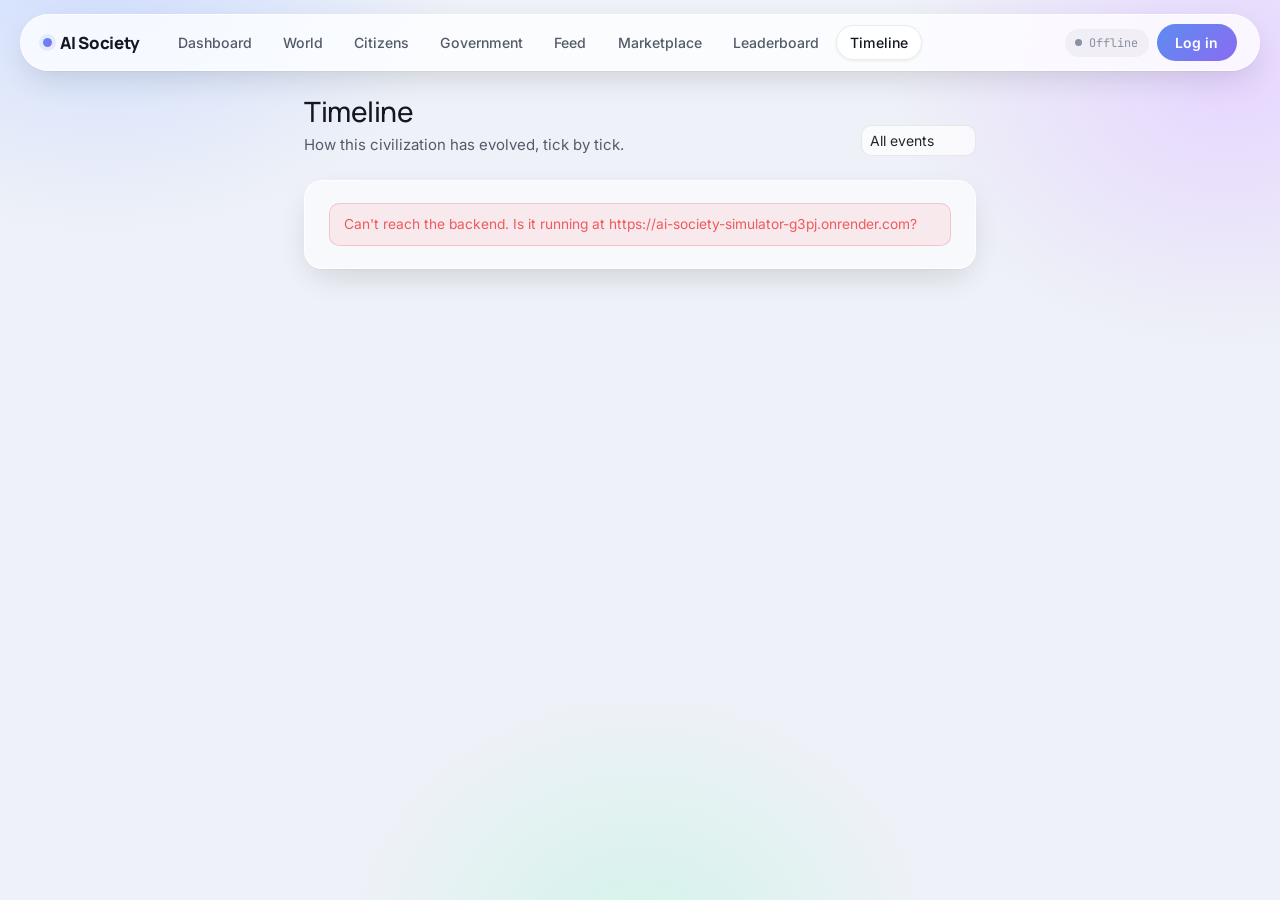
<file: frontend/pages/timeline.html>
<!DOCTYPE html>
<html lang="en">
<head>
<meta charset="UTF-8" />
<meta name="viewport" content="width=device-width, initial-scale=1.0" />
<title>Timeline — AI Society Simulator</title>
<link rel="preconnect" href="https://fonts.googleapis.com" />
<link href="https://fonts.googleapis.com/css2?family=Fraunces:ital,opsz,wght@0,9..144,500;0,9..144,600;1,9..144,500&family=Manrope:wght@600;700;800&family=Inter:wght@400;500;600&family=JetBrains+Mono:wght@400;500&display=swap" rel="stylesheet" />
<link href="https://cdn.jsdelivr.net/npm/bootstrap@5.3.3/dist/css/bootstrap.min.css" rel="stylesheet" />
<link rel="stylesheet" href="../static/css/custom.css" />
</head>
<body>

<div id="asim-nav"></div>

<main class="container px-3 px-md-4 py-4" style="max-width: 720px;">

  <div class="d-flex justify-content-between align-items-end flex-wrap gap-3 mb-4">
    <div>
      <h1 class="h3 mb-1">Timeline</h1>
      <p class="text-ink-soft mb-0">How this civilization has evolved, tick by tick.</p>
    </div>
    <select id="category-filter" class="form-select form-select-sm" style="width:auto;">
      <option value="">All events</option>
      <option value="population">Population</option>
      <option value="richest_citizen">Wealth</option>
      <option value="happiness">Happiness</option>
      <option value="death">Deaths</option>
    </select>
  </div>

  <div class="asim-card">
    <div id="timeline-list">
      <div class="text-ink-faint small">Loading…</div>
    </div>
  </div>

  <div class="text-center mt-3">
    <button id="load-more-btn" class="btn btn-sm btn-outline-asim d-none">Load more</button>
  </div>

</main>

<script src="https://cdn.jsdelivr.net/npm/bootstrap@5.3.3/dist/js/bootstrap.bundle.min.js"></script>
<script src="../static/js/config.js"></script>
<script src="../static/js/avatar.js"></script>
<script src="../static/js/api/client.js"></script>
<script src="../static/js/api/auth.js"></script>
<script src="../static/js/api/dashboard.js"></script>
<script src="../static/js/websocket.js"></script>
<script src="../static/js/nav.js"></script>
<script src="../static/js/pages/timeline.js"></script>
</body>
</html>
</file>
<file: frontend/static/css/custom.css>
/* ==========================================================================
   AI Society Simulator — Design Tokens (v2: Premium Glass)

   Direction: an Apple-style translucent control room for watching a live
   population of AI citizens. Frosted glass panels float over a soft,
   barely-moving gradient field — the city hums quietly behind the UI.
   Signature idea: every citizen gets a circular avatar with a colored
   "alive" ring that reflects what they're doing *right now* (working /
   socializing / sleeping) — the avatar isn't decoration, it's a live
   status indicator, which is what actually ties "premium glass" back to
   "a civilization simulator" instead of being generic chrome.
   Typographic duality kept as the one signature accessory: citizen NAMES
   render in a warm serif (these are individuals with stories), while all
   system chrome and data render in clean geometric sans / mono — glass
   panels stay quiet so the avatars and names read as the living part.
   ========================================================================== */

:root {
  /* Canvas + glass */
  --bg-base: #eef1f7;
  --bg-blob-a: #cddcff;
  --bg-blob-b: #e6d6ff;
  --bg-blob-c: #d3f3ea;
  --glass: rgba(255, 255, 255, 0.6);
  --glass-strong: rgba(255, 255, 255, 0.78);
  --glass-border: rgba(255, 255, 255, 0.7);
  --glass-shadow: 0 1px 1px rgba(20, 23, 31, 0.03), 0 12px 32px -8px rgba(20, 23, 31, 0.16);
  --glass-shadow-lg: 0 1px 1px rgba(20, 23, 31, 0.04), 0 24px 60px -12px rgba(20, 23, 31, 0.22);

  /* Ink */
  --ink: #14171f;
  --ink-soft: #545b68;
  --ink-faint: #8891a0;
  --line: rgba(20, 23, 31, 0.08);
  --line-soft: rgba(20, 23, 31, 0.05);

  /* Accent — vivid but tasteful blue -> violet, used sparingly */
  --accent-a: #5b8def;
  --accent-b: #8b6bf2;
  --accent-grad: linear-gradient(135deg, var(--accent-a), var(--accent-b));
  --accent-solid: #5b7fea;
  --accent-soft: rgba(91, 141, 239, 0.12);

  /* Status / "alive" ring colors — the signature element */
  --status-working: #f5a623;
  --status-social: #22c3a6;
  --status-sleeping: #94a3b8;
  --status-idle: #c2c8d4;
  --status-posting: #b06bf2;

  --danger: #ef5a5a;
  --danger-soft: rgba(239, 90, 90, 0.1);

  /* Type */
  --font-display: "Manrope", -apple-system, BlinkMacSystemFont, sans-serif;
  --font-body: "Inter", -apple-system, BlinkMacSystemFont, sans-serif;
  --font-serif: "Fraunces", "Iowan Old Style", serif;
  --font-mono: "JetBrains Mono", ui-monospace, monospace;

  --radius-sm: 10px;
  --radius: 18px;
  --radius-lg: 26px;
  --radius-pill: 999px;
}

* { box-sizing: border-box; }
html, body { height: 100%; }

body {
  background: var(--bg-base);
  color: var(--ink);
  font-family: var(--font-body);
  font-size: 15px;
  line-height: 1.55;
  -webkit-font-smoothing: antialiased;
  position: relative;
  min-height: 100vh;
}

/* Ambient gradient field behind everything — fixed, soft, mostly still.
   This is what makes glass panels feel like they're floating in air
   rather than sitting on a flat color. */
body::before {
  content: "";
  position: fixed;
  inset: 0;
  z-index: -1;
  background:
    radial-gradient(38rem 30rem at 8% -6%, var(--bg-blob-a) 0%, transparent 60%),
    radial-gradient(34rem 28rem at 96% 8%, var(--bg-blob-b) 0%, transparent 62%),
    radial-gradient(30rem 26rem at 50% 105%, var(--bg-blob-c) 0%, transparent 60%),
    var(--bg-base);
  filter: blur(0px);
  animation: drift 40s ease-in-out infinite alternate;
}
@keyframes drift {
  0% { background-position: 0% 0%, 100% 0%, 50% 100%; }
  100% { background-position: 4% 3%, 96% 5%, 54% 97%; }
}

h1, h2, h3, h4, .font-display {
  font-family: var(--font-display);
  color: var(--ink);
  letter-spacing: -0.015em;
  font-weight: 700;
}
.font-serif { font-family: var(--font-serif); }
.font-mono, .mono, code, .stat-value, time { font-family: var(--font-mono); font-variant-numeric: tabular-nums; }

a { color: var(--accent-solid); text-decoration: none; transition: color 0.15s ease; }
a:hover { color: var(--ink); }

::selection { background: var(--accent-soft); }
:focus-visible { outline: 2px solid var(--accent-solid); outline-offset: 3px; border-radius: 4px; }

@media (prefers-reduced-motion: reduce) {
  *, *::before, *::after {
    animation-duration: 0.01ms !important;
    animation-iteration-count: 1 !important;
    transition-duration: 0.01ms !important;
    scroll-behavior: auto !important;
  }
}

/* ---------- Glass primitives ---------- */

.glass {
  background: var(--glass);
  backdrop-filter: blur(24px) saturate(160%);
  -webkit-backdrop-filter: blur(24px) saturate(160%);
  border: 1px solid var(--glass-border);
  box-shadow: var(--glass-shadow);
}

.asim-card {
  background: var(--glass);
  backdrop-filter: blur(24px) saturate(160%);
  -webkit-backdrop-filter: blur(24px) saturate(160%);
  border: 1px solid var(--glass-border);
  border-radius: var(--radius);
  box-shadow: var(--glass-shadow);
  padding: 1.4rem 1.5rem;
  transition: box-shadow 0.2s ease, transform 0.2s ease;
}

/* ---------- Top nav: floating glass pill ---------- */

.asim-nav-wrap {
  position: sticky;
  top: 0;
  z-index: 40;
  padding: 0.9rem 1rem 0;
}
.asim-nav {
  max-width: 1240px;
  margin: 0 auto;
  background: var(--glass-strong);
  backdrop-filter: blur(28px) saturate(180%);
  -webkit-backdrop-filter: blur(28px) saturate(180%);
  border: 1px solid var(--glass-border);
  border-radius: var(--radius-pill);
  box-shadow: var(--glass-shadow);
  padding: 0.55rem 0.9rem;
}
.asim-nav .brand {
  font-family: var(--font-display);
  font-weight: 800;
  font-size: 1.05rem;
  color: var(--ink);
  display: flex;
  align-items: center;
  gap: 0.5rem;
  letter-spacing: -0.02em;
}
.asim-nav .brand .brand-dot {
  width: 9px; height: 9px; border-radius: 50%;
  background: var(--accent-grad);
  box-shadow: 0 0 0 4px var(--accent-soft);
}
.asim-nav a.nav-link {
  color: var(--ink-soft);
  font-size: 0.88rem;
  font-weight: 500;
  padding: 0.42rem 0.85rem;
  border-radius: var(--radius-pill);
  transition: background 0.15s ease, color 0.15s ease;
}
.asim-nav a.nav-link:hover { color: var(--ink); background: rgba(20, 23, 31, 0.05); text-decoration: none; }
.asim-nav a.nav-link.active { color: var(--ink); background: var(--glass-strong); box-shadow: 0 1px 3px rgba(20,23,31,0.08), inset 0 0 0 1px var(--line); }

.sim-pulse {
  display: inline-flex; align-items: center; gap: 0.45rem;
  font-family: var(--font-mono); font-size: 0.74rem; color: var(--ink-faint);
  padding: 0.3rem 0.65rem; border-radius: var(--radius-pill);
  background: rgba(20, 23, 31, 0.04);
}
.sim-pulse .dot { width: 7px; height: 7px; border-radius: 50%; background: var(--ink-faint); flex: none; }
.sim-pulse.live { color: var(--status-social); background: rgba(34, 195, 166, 0.1); }
.sim-pulse.live .dot { background: var(--status-social); animation: pulse-beat 2.2s ease-in-out infinite; }
@keyframes pulse-beat {
  0%, 100% { box-shadow: 0 0 0 0 rgba(34, 195, 166, 0.45); }
  50% { box-shadow: 0 0 0 5px rgba(34, 195, 166, 0); }
}

/* ---------- Avatars — the signature element ---------- */
/* A citizen's avatar carries a colored ring showing their current
   activity, so "who is this" and "what are they doing right now" read
   in one glance — this is what makes the glass premium look actually
   about the simulation, not just decoration. */

.avatar {
  border-radius: 50%;
  display: block;
  background: var(--line-soft);
  object-fit: cover;
  flex: none;
}
.avatar-ring {
  border-radius: 50%;
  padding: 2.5px;
  background: var(--status-idle);
  display: inline-flex;
  flex: none;
  transition: background 0.3s ease;
}
.avatar-ring.status-working { background: linear-gradient(135deg, var(--status-working), #ffd08a); }
.avatar-ring.status-socializing { background: linear-gradient(135deg, var(--status-social), #7fe9d3); }
.avatar-ring.status-sleeping { background: var(--status-sleeping); }
.avatar-ring.status-idle { background: var(--status-idle); }
.avatar-ring.status-posting { background: linear-gradient(135deg, var(--status-posting), #cba3ff); }
.avatar-ring.status-eating { background: linear-gradient(135deg, #ff9a7a, #ffc39a); }
.avatar-ring .avatar { border: 2px solid var(--glass-strong); }

/* ---------- Stat cards ---------- */
/* Deliberately NOT nested under `.stat-card`. These three classes are also used
   standalone — the citizen profile's happiness/energy/health/mood tiles and the
   roster's population strip put them straight inside an `.asim-card`, where a
   `.stat-card .stat-label` selector matched nothing and the labels rendered as
   plain body text. Anything wanting a smaller number overrides `font-size`
   inline, which still wins over these. */

.stat-label {
  font-size: 0.7rem; text-transform: uppercase; letter-spacing: 0.09em;
  color: var(--ink-faint); margin-bottom: 0.4rem; font-weight: 600;
}
.stat-value { font-size: 1.9rem; font-weight: 800; color: var(--ink); line-height: 1.1; font-family: var(--font-display); }
.stat-sub { font-size: 0.78rem; color: var(--ink-faint); margin-top: 0.3rem; }

/* ---------- Buttons ---------- */

.btn-asim-primary {
  background: var(--ink); border-color: var(--ink); color: #fff;
  font-weight: 600; border-radius: var(--radius-pill);
  padding: 0.5rem 1.15rem; transition: transform 0.12s ease, box-shadow 0.12s ease;
}
.btn-asim-primary:hover { background: #05070c; border-color: #05070c; color: #fff; transform: translateY(-1px); box-shadow: 0 8px 20px -6px rgba(20,23,31,0.35); }

.btn-asim-amber {
  background: var(--accent-grad); border: none; color: #fff;
  font-weight: 600; border-radius: var(--radius-pill);
  padding: 0.5rem 1.15rem; transition: transform 0.12s ease, box-shadow 0.12s ease;
}
.btn-asim-amber:hover { color: #fff; transform: translateY(-1px); box-shadow: 0 10px 24px -8px rgba(91,141,239,0.5); }

.btn-outline-asim {
  background: var(--glass); border: 1px solid var(--glass-border); color: var(--ink-soft);
  border-radius: var(--radius-pill); backdrop-filter: blur(12px);
  padding: 0.5rem 1.1rem; font-weight: 500; transition: all 0.15s ease;
}
.btn-outline-asim:hover { border-color: var(--accent-solid); color: var(--ink); }

/* ---------- Citizen cards ---------- */

.citizen-card {
  background: var(--glass);
  backdrop-filter: blur(20px) saturate(160%);
  -webkit-backdrop-filter: blur(20px) saturate(160%);
  border: 1px solid var(--glass-border);
  border-radius: var(--radius);
  padding: 1.1rem 1.2rem;
  box-shadow: var(--glass-shadow);
  transition: transform 0.18s ease, box-shadow 0.18s ease, border-color 0.18s ease;
  cursor: pointer;
}
.citizen-card:hover { transform: translateY(-3px); box-shadow: var(--glass-shadow-lg); border-color: rgba(91,141,239,0.35); }
.citizen-card .citizen-name { font-family: var(--font-serif); font-size: 1.12rem; font-weight: 600; color: var(--ink); }
.citizen-card .citizen-meta { font-size: 0.78rem; color: var(--ink-faint); }

.trait-bar { height: 5px; border-radius: 3px; background: var(--line-soft); overflow: hidden; margin-top: 2px; }
.trait-bar-fill { height: 100%; background: var(--accent-grad); border-radius: 3px; }

.badge-activity {
  font-family: var(--font-mono); font-size: 0.66rem; text-transform: uppercase;
  letter-spacing: 0.05em; padding: 0.22rem 0.55rem; border-radius: var(--radius-pill);
  background: var(--accent-soft); color: var(--accent-solid); font-weight: 600;
}
.badge-activity.idle { background: rgba(20,23,31,0.06); color: var(--ink-soft); }
.badge-activity.working { background: rgba(245,166,35,0.14); color: #a86a12; }

/* ---------- Feed ---------- */

.feed-post {
  border-bottom: 1px solid var(--line-soft);
  padding: 1.1rem 0;
  display: flex;
  gap: 0.85rem;
}
.feed-post:first-child { padding-top: 0; }
.feed-post .post-author { font-family: var(--font-serif); font-weight: 600; font-size: 1rem; }
.feed-post .post-time { font-family: var(--font-mono); font-size: 0.72rem; color: var(--ink-faint); }
.feed-post .post-content { margin: 0.35rem 0 0.5rem; font-size: 0.95rem; }
.feed-post .post-actions { font-family: var(--font-mono); font-size: 0.76rem; color: var(--ink-soft); display: flex; gap: 1rem; }
.feed-post.is-new { animation: new-post-highlight 2.5s ease-out; }
@keyframes new-post-highlight {
  0% { background: var(--accent-soft); border-radius: var(--radius-sm); }
  100% { background: transparent; }
}
.feed-comment { display: flex; gap: 0.6rem; margin-top: 0.6rem; }
.feed-comment.is-reply { margin-left: 2.2rem; }

/* ---------- Timeline ---------- */

.timeline-event {
  position: relative; padding-left: 1.7rem; padding-bottom: 1.5rem;
  border-left: 2px solid var(--line-soft); margin-left: 0.4rem;
}
.timeline-event:last-child { border-left-color: transparent; }
.timeline-event::before {
  content: ""; position: absolute; left: -6px; top: 2px;
  width: 11px; height: 11px; border-radius: 50%;
  background: var(--accent-grad); border: 2px solid var(--bg-base);
  box-shadow: 0 0 0 3px var(--glass-strong);
}
.timeline-event.category-happiness::before { background: var(--danger); }
.timeline-event.category-population::before { background: var(--status-working); }
/* Deaths get a muted slate dot rather than a red one — red already means
   "happiness crisis", and a death is a fact to record, not an alarm to raise. */
.timeline-event.category-death::before { background: var(--ink-soft); }
.timeline-event.category-death .event-title { color: var(--ink-soft); }
.timeline-event .event-tick { font-family: var(--font-mono); font-size: 0.72rem; color: var(--ink-faint); text-transform: uppercase; letter-spacing: 0.05em; }
.timeline-event .event-title { font-family: var(--font-display); font-weight: 700; font-size: 1.02rem; margin: 0.15rem 0 0.2rem; }
.timeline-event .event-desc { font-size: 0.88rem; color: var(--ink-soft); }

/* ---------- Shops ---------- */

.shop-card { background: var(--glass); backdrop-filter: blur(20px) saturate(160%); border: 1px solid var(--glass-border); border-radius: var(--radius); padding: 1.2rem; box-shadow: var(--glass-shadow); }
.shop-card .shop-name { font-family: var(--font-display); font-weight: 700; font-size: 1.05rem; }
.badge-category { font-size: 0.68rem; text-transform: uppercase; letter-spacing: 0.05em; padding: 0.2rem 0.55rem; border-radius: var(--radius-pill); background: var(--accent-soft); color: var(--accent-solid); font-weight: 600; }
.product-row { display: flex; justify-content: space-between; padding: 0.5rem 0; border-bottom: 1px solid var(--line-soft); font-size: 0.9rem; }
.product-row:last-child { border-bottom: none; }
.product-row .product-price { font-family: var(--font-mono); color: var(--ink-soft); }

/* ---------- Login ---------- */

.auth-shell { min-height: 100%; display: flex; align-items: center; justify-content: center; padding: 2rem 1rem; }
.auth-card { width: 100%; max-width: 400px; }
.auth-card .brand-mark { font-family: var(--font-display); font-size: 1.7rem; font-weight: 800; letter-spacing: -0.02em; }
.auth-card .brand-tagline { color: var(--ink-soft); font-size: 0.86rem; margin-bottom: 1.6rem; }

/* ---------- Form controls: glassy inputs ---------- */

.form-control, .form-select {
  background: rgba(255,255,255,0.7);
  border: 1px solid var(--line);
  border-radius: var(--radius-sm);
  backdrop-filter: blur(8px);
}
.form-control:focus, .form-select:focus {
  background: rgba(255,255,255,0.9);
  border-color: var(--accent-solid);
  box-shadow: 0 0 0 0.2rem var(--accent-soft);
}
.form-range::-webkit-slider-thumb { background: var(--accent-solid); }
.form-range::-moz-range-thumb { background: var(--accent-solid); }

/* Modals as glass too */
.modal-content {
  background: var(--glass-strong);
  backdrop-filter: blur(30px) saturate(180%);
  -webkit-backdrop-filter: blur(30px) saturate(180%);
  border: 1px solid var(--glass-border);
  border-radius: var(--radius-lg);
  box-shadow: var(--glass-shadow-lg);
}
.nav-tabs .nav-link { border: none; color: var(--ink-faint); font-weight: 500; border-radius: var(--radius-pill) !important; }
.nav-tabs .nav-link.active { background: var(--ink); color: #fff; }
.nav-tabs { border-bottom: none; gap: 0.4rem; }

/* ---------- Utility ---------- */

.text-ink-soft { color: var(--ink-soft); }
.text-ink-faint { color: var(--ink-faint); }
/* Lets a flex child shrink below its content width so long citizen names
   ellipsize instead of pushing the buttons in a .product-row off the edge.
   Bootstrap 5.3 has no min-width utility, hence the one-liner. */
.min-width-0 { min-width: 0; }
.text-accent { color: var(--accent-solid); }
.text-brick, .text-danger-asim { color: var(--danger); }
.empty-state { text-align: center; padding: 3rem 1rem; color: var(--ink-faint); }

/* ---------- Deceased citizens ---------- */
/* A death is a fact to record, not an alarm to raise — same reasoning as the
   slate timeline dot. So the memorial treatment is desaturation and a quiet
   slate rule, NOT the red used for errors and destructive buttons. Red here
   would make every dead citizen's page look like something had gone wrong. */

.memorial-banner {
  background: rgba(84, 91, 104, 0.07);
  border: 1px solid rgba(84, 91, 104, 0.18);
  border-left: 3px solid var(--ink-soft);
  border-radius: var(--radius-sm);
  padding: 0.8rem 1rem;
  color: var(--ink-soft);
}
.memorial-banner .memorial-title {
  font-family: var(--font-display);
  font-weight: 700;
  letter-spacing: 0.06em;
  text-transform: uppercase;
  font-size: 0.72rem;
  color: var(--ink-soft);
}
/* Applied to the header card and citizen cards of the deceased. Grayscale is
   the whole signal: the avatar loses its color, so a cemetery page reads as one
   at a glance even before the banner text is read. */
.is-deceased .avatar,
.is-deceased .avatar-ring { filter: grayscale(1); }
.is-deceased .citizen-name, .is-deceased h1 { color: var(--ink-soft); }

/* ---------- Danger zone ---------- */
/* Tinted rather than outlined so it cannot be mistaken for another content
   card while scrolling past it. */
.danger-card {
  background: linear-gradient(180deg, var(--danger-soft), var(--glass) 60%);
  border-color: rgba(239, 90, 90, 0.28);
}
.danger-card h2 { color: var(--danger); }
.alert-asim-error {
  background: var(--danger-soft); color: var(--danger);
  border: 1px solid rgba(239, 90, 90, 0.25); border-radius: var(--radius-sm);
  padding: 0.6rem 0.85rem; font-size: 0.86rem;
}
.pagination .page-link { border: none; background: transparent; color: var(--ink-soft); border-radius: var(--radius-pill) !important; margin: 0 2px; }
.pagination .page-item.active .page-link { background: var(--ink); color: #fff; }
</file>
